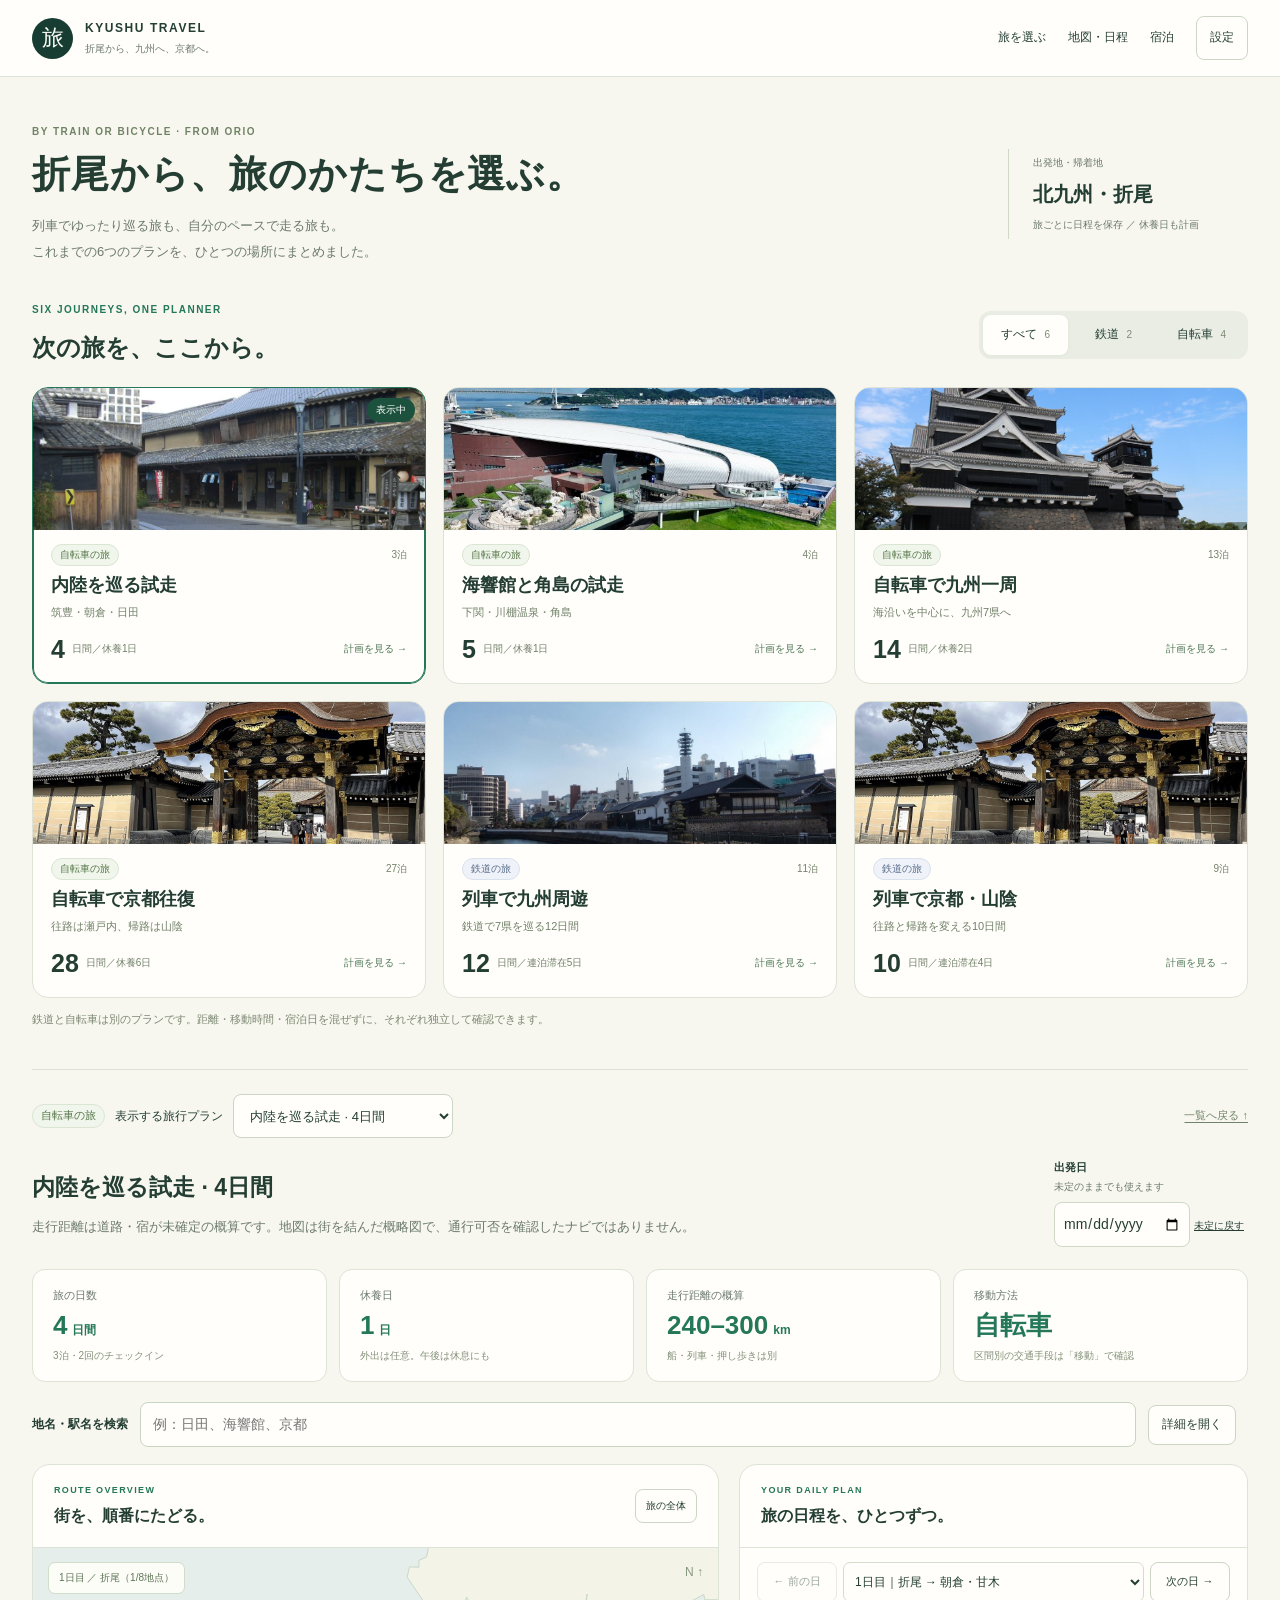
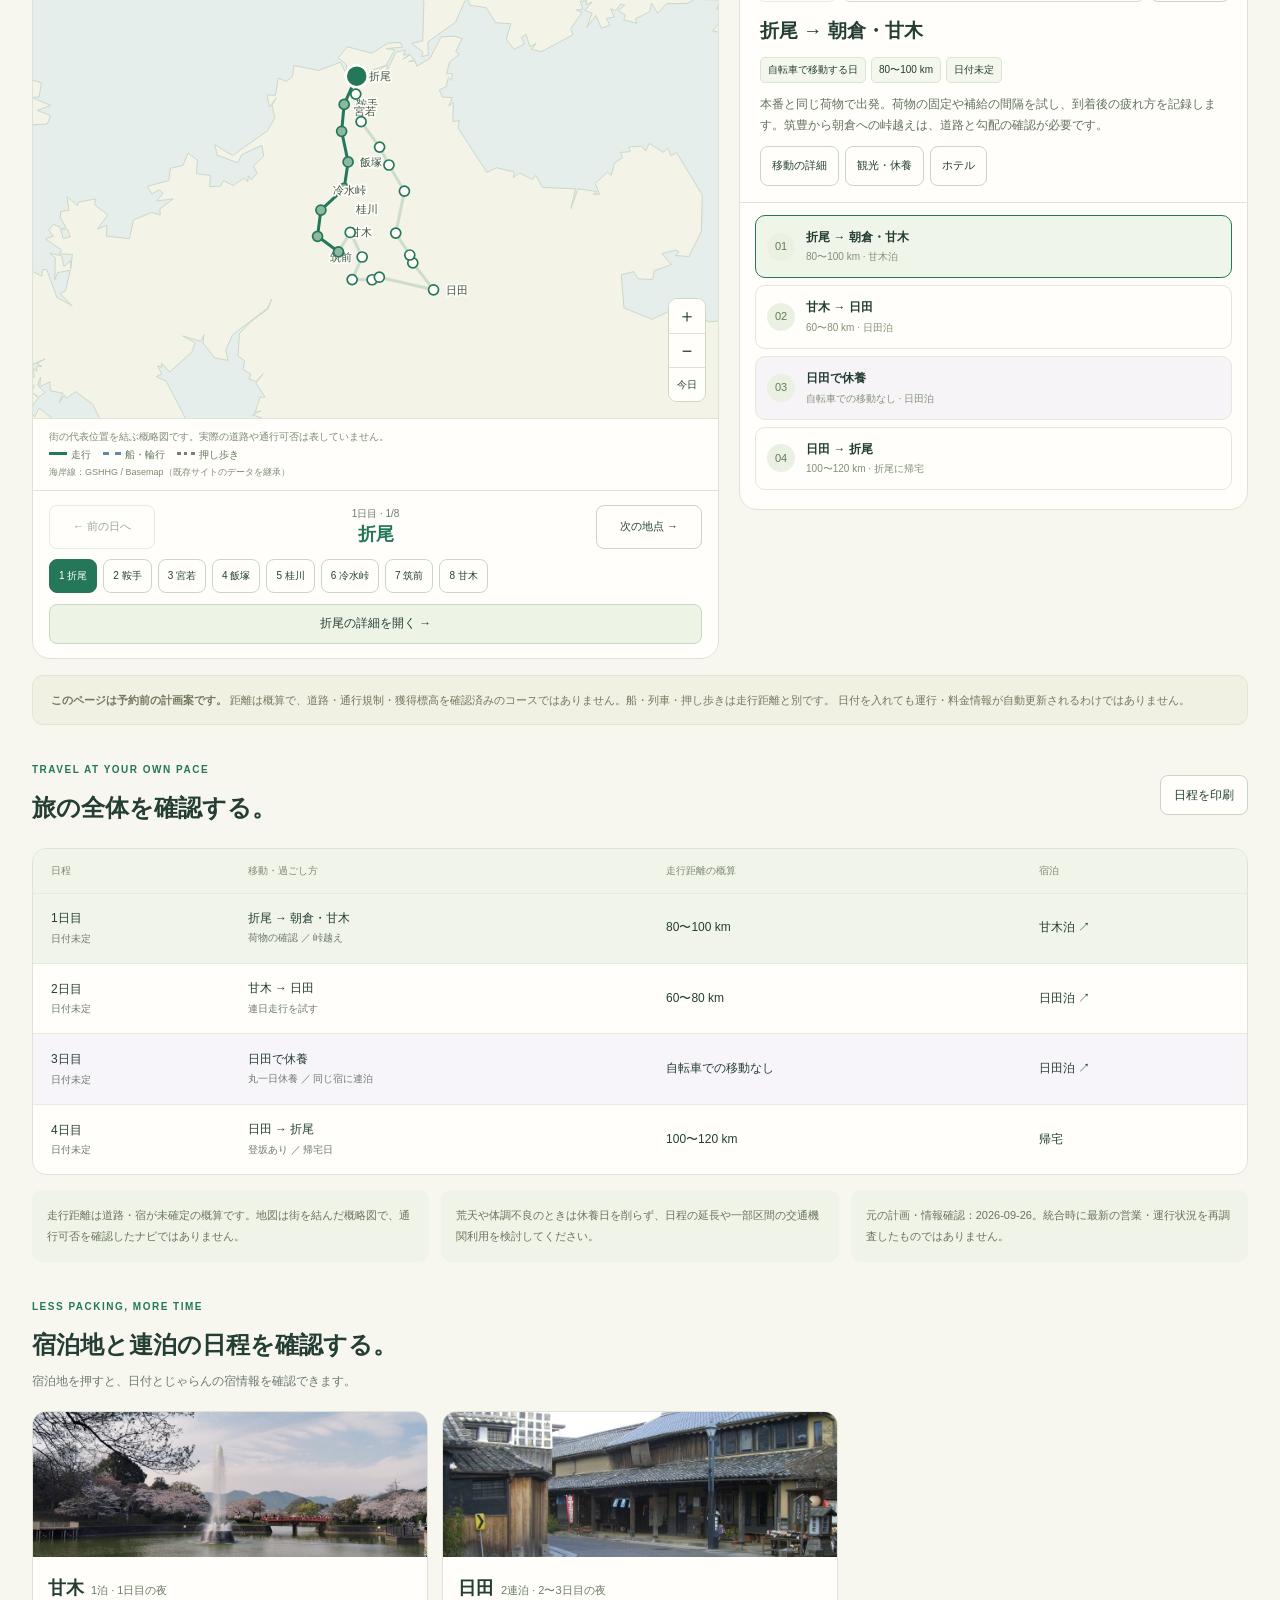
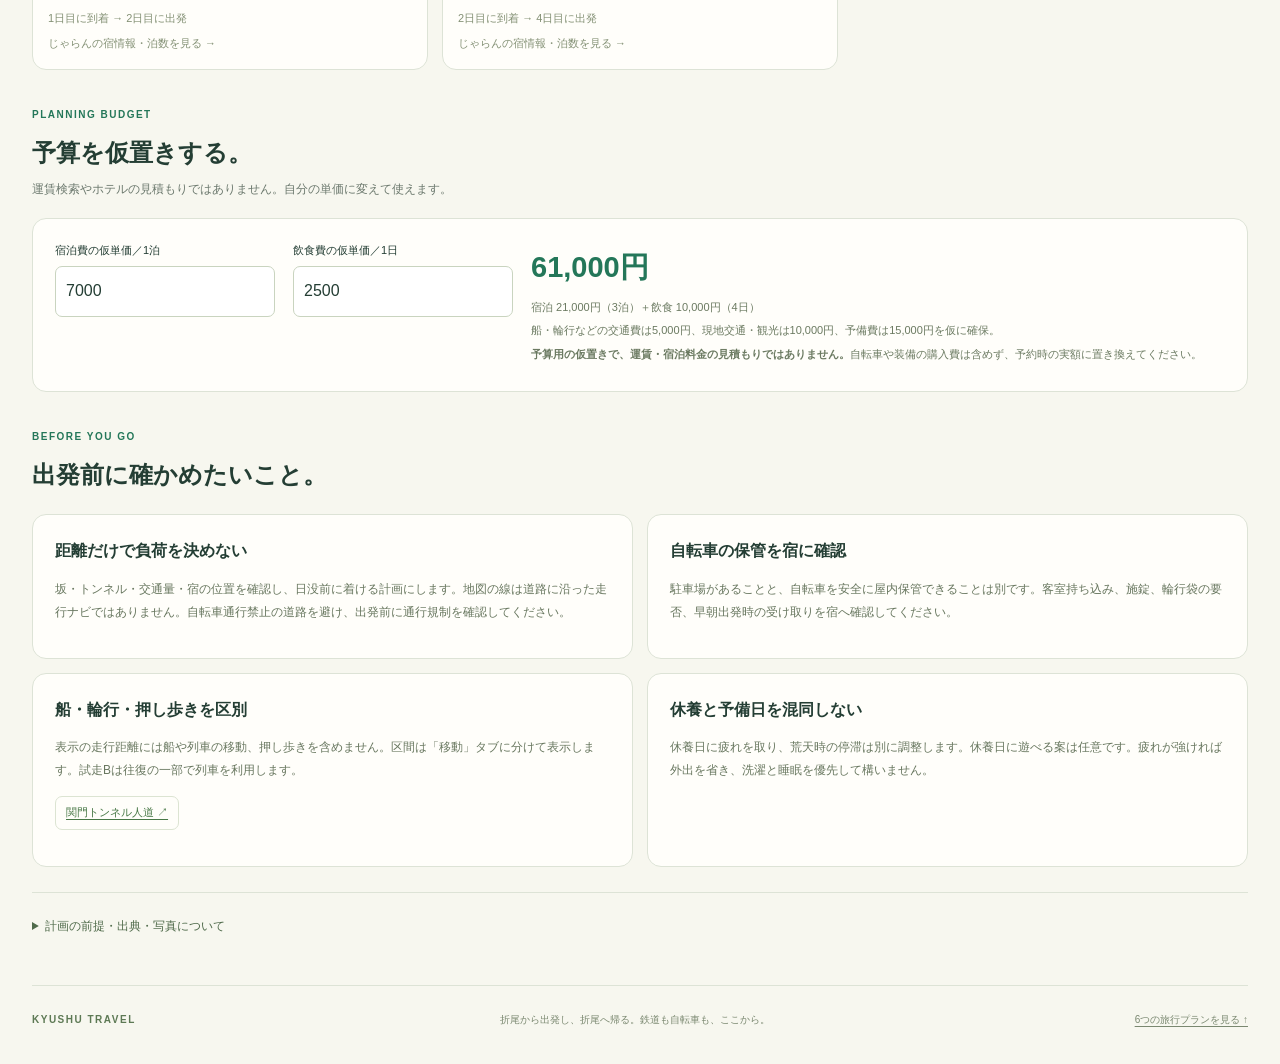
<file: index.html>
<!doctype html><html lang="ja"><head><meta charset="utf-8"><meta name="viewport" content="width=device-width,initial-scale=1"><meta name="theme-color" content="#173d32"><meta name="description" content="折尾発着の6つの旅行プラン。鉄道2プランと自転車4プランを同じ地図・日程・観光・宿泊・設定で確認できます。"><title>KYUSHU TRAVEL｜折尾発、鉄道と自転車の旅</title><link rel="stylesheet" href="assets/app.css?v=20261105"></head><body>
<a class="skip" href="#planner">旅の計画へ</a>
<header><div class="wrap header"><a href="#top" class="brand" aria-label="旅の一覧へ"><span class="train-symbol" aria-hidden="true">旅</span><span><strong>KYUSHU TRAVEL</strong><small>折尾から、九州へ、京都へ。</small></span></a><nav aria-label="メインメニュー"><a href="#trips">旅を選ぶ</a><a href="#planner">地図・日程</a><a href="#lodging">宿泊</a><button id="openSettings" aria-haspopup="dialog" aria-controls="settings">設定</button></nav></div></header>
<main class="wrap" id="top"><section class="hero"><div><p class="eyebrow">BY TRAIN OR BICYCLE · FROM ORIO</p><h1>折尾から、旅のかたちを選ぶ。</h1><p>列車でゆったり巡る旅も、自分のペースで走る旅も。<br>これまでの6つのプランを、ひとつの場所にまとめました。</p></div><div class="hero-note"><span>出発地・帰着地</span><strong>北九州・折尾</strong><small>旅ごとに日程を保存 ／ 休養日も計画</small></div></section>
<section id="trips"><div class="heading"><div><p class="eyebrow">SIX JOURNEYS, ONE PLANNER</p><h2>次の旅を、ここから。</h2></div><div class="trip-filter" role="group" aria-label="移動方法で絞り込む"><button data-filter="all" aria-pressed="true">すべて <small>6</small></button><button data-filter="rail" aria-pressed="false">鉄道 <small>2</small></button><button data-filter="bike" aria-pressed="false">自転車 <small>4</small></button></div></div><div id="tripCards" class="tripgrid"></div><p class="catalog-note" id="filterStatus" role="status">鉄道と自転車は別のプランです。距離・移動時間・宿泊日を混ぜずに、それぞれ独立して確認できます。</p></section>
<section id="planTop" class="plan-heading"><span id="modeBadge" class="mode-badge"></span><label for="tripSelect">表示する旅行プラン</label><select id="tripSelect"></select><a href="#trips">一覧へ戻る ↑</a></section>
<section class="intro"><div><h2 id="tripTitle"></h2><p id="tripIntro"></p></div><div class="datebox"><label for="departure">出発日 <span>未定のままでも使えます</span></label><input type="date" id="departure"><button id="clearDate" class="text-button">未定に戻す</button></div></section>
<div class="metrics" id="metrics"></div>
<form id="stationSearch" class="searchbar" role="search"><label for="stationQuery">地名・駅名を検索</label><input id="stationQuery" type="search" list="stationOptions" placeholder="例：日田、海響館、京都" aria-describedby="searchStatus" autocomplete="off"><datalist id="stationOptions"></datalist><button type="submit">詳細を開く</button><span id="searchStatus" role="status"></span></form>
<section class="workspace" id="planner" aria-label="地図と日程"><div class="mapcard"><div class="section-top"><div><p class="eyebrow">ROUTE OVERVIEW</p><h2>街を、順番にたどる。</h2></div><button id="fitRoute">旅の全体</button></div><div class="mapbox"><svg id="map" role="img" aria-label="選択した旅の概略ルート。地点を押すと詳細を開きます。" xmlns="http://www.w3.org/2000/svg"></svg><div class="mapcaption" id="mapCaption"></div><div class="map-tools"><button id="zoomIn" aria-label="地図を拡大">＋</button><button id="zoomOut" aria-label="地図を縮小">−</button><button id="fitDay" aria-label="この日のルート全体を表示">今日</button></div><span class="north" aria-hidden="true">N ↑</span></div><div class="mapfoot"><span id="mapFoot">地点の代表位置を結んだ概略図です。実際の道路・線路の形状や通行状況は表していません。</span><small>海岸線：GSHHG / Basemap（既存サイトのデータを継承）</small></div><div class="stationnav" id="stationNav"></div></div>
<aside class="daycard"><div class="section-top"><div><p class="eyebrow">YOUR DAILY PLAN</p><h2>旅の日程を、ひとつずつ。</h2></div></div><div class="daycontrols"><button id="prevDay" aria-label="前の日へ">← 前の日</button><select id="daySelect" aria-label="表示する日を選ぶ"></select><button id="nextDay" aria-label="次の日へ">次の日 →</button></div><div id="daySummary" class="daysummary"></div><div id="dayList" class="daylist" aria-label="日程一覧"></div></aside></section>
<p class="caution" id="planCaution"><strong>このページは予約前の計画案です。</strong> 出発時刻・運賃・空席は確定していません。所要時間は乗り換えを含めた移動の計画目安で、宿や観光地への移動は別です。運行情報を自動取得する機能はありません。</p>
<section id="schedule"><div class="heading"><div><p class="eyebrow">TRAVEL AT YOUR OWN PACE</p><h2>旅の全体を確認する。</h2></div><button id="printPlan">日程を印刷</button></div><div class="tablewrap"><table><caption class="sr-only">選択した旅の日程表</caption><thead><tr><th>日程</th><th>移動・過ごし方</th><th id="distanceColumn">移動の目安</th><th>宿泊</th></tr></thead><tbody id="scheduleRows"></tbody></table></div><div class="suggestions" id="suggestions"></div></section>
<section id="lodging"><div class="heading"><div><p class="eyebrow">LESS PACKING, MORE TIME</p><h2>宿泊地と連泊の日程を確認する。</h2><p>宿泊地を押すと、日付とじゃらんの宿情報を確認できます。</p></div></div><div id="stayCards" class="staygrid"></div></section>
<section id="budget"><div class="heading"><div><p class="eyebrow">PLANNING BUDGET</p><h2>予算を仮置きする。</h2><p>運賃検索やホテルの見積もりではありません。自分の単価に変えて使えます。</p></div></div><div class="budgetbox"><label>宿泊費の仮単価／1泊<input id="nightCost" type="number" min="0" step="500" value="7000" inputmode="numeric"></label><label>飲食費の仮単価／1日<input id="foodCost" type="number" min="0" step="500" value="2500" inputmode="numeric"></label><div id="budgetResult"></div></div></section>
<section id="guide"><div class="heading"><div><p class="eyebrow">BEFORE YOU GO</p><h2>出発前に確かめたいこと。</h2></div></div><div class="guides" id="preparation"></div></section>
<details class="sources"><summary>計画の前提・出典・写真について</summary><p>2026年11月5日にサイトを統合しました。旅の日程・距離・観光案内は既存のプランを継承し、新たな営業・運行状況の調査は行っていません。元の情報確認日は各プランの欄をご覧ください。料金、空席、通行規制、休館日などは訪問日に合わせて公式案内で再確認してください。</p><p>各プランは別々の旅行です。地図は概略図で、走行ナビでも列車の時刻表でもありません。写真の撮影場所・撮影者・ライセンスは「写真」タブに掲載しています。駅やホテルの写真とは限らず、撮影当時の風景です。</p><div id="sourceLinks"></div><p><a href="PHOTO-CREDITS.md">写真の出典一覧</a> ／ <a href="RAIL-PHOTO-CREDITS.md">鉄道プランの追加写真の出典</a></p></details>
<footer><strong>KYUSHU TRAVEL</strong><span>折尾から出発し、折尾へ帰る。鉄道も自転車も、ここから。</span><a href="#trips">6つの旅行プランを見る ↑</a></footer></main>
<dialog id="placeDialog" aria-labelledby="placeTitle"><div class="modalhead"><div><p id="placeKicker" class="eyebrow"></p><h2 id="placeTitle"></h2><p id="placeContext"></p></div><button class="close" data-close="placeDialog" aria-label="詳細を閉じる">×</button></div><div id="modalNav" class="modalnav"></div><details id="miniMapPanel"><summary>この日の地図（概略図）</summary><svg id="miniMap" xmlns="http://www.w3.org/2000/svg" role="img" aria-label="選択した日の経由地点と選択中の場所"></svg></details><div class="modaltabs" role="tablist" aria-label="地点の情報"><button role="tab" data-view="travel" aria-selected="true" aria-controls="modalBody">移動</button><button role="tab" data-view="visit" aria-selected="false" aria-controls="modalBody">観光・休養</button><button role="tab" data-view="hotel" aria-selected="false" aria-controls="modalBody">ホテル</button><button role="tab" data-view="photos" aria-selected="false" aria-controls="modalBody">写真</button></div><div id="modalBody" class="modalbody" role="tabpanel"></div><div class="modalfoot">表示設定はメインページの「設定」から変更できます。<button data-close="placeDialog">閉じる</button></div></dialog>
<dialog id="settings" aria-labelledby="settingsTitle"><div class="modalhead"><div><p class="eyebrow">DISPLAY PREFERENCES</p><h2 id="settingsTitle" tabindex="-1">サイト設定</h2><p>詳細画面の表示を、ここでまとめて調整します。</p></div><button class="close" data-close="settings" aria-label="保存せず設定を閉じる">×</button></div><div class="modalbody"><h3>詳細画面の大きさ</h3><p>幅と高さは画面に対する割合です。プレビューを見てから保存してください。</p><div class="presets"><button data-preset="standard">標準</button><button data-preset="wide">ゆったり</button><button data-preset="full">画面いっぱい</button></div><label class="range">幅 <output id="widthOut"></output><input id="setWidth" type="range" min="45" max="100" step="1"></label><label class="range">高さ <output id="heightOut"></output><input id="setHeight" type="range" min="50" max="100" step="1"></label><div class="preview"><div id="previewWindow">地名の詳細</div></div><p id="previewSize"></p><label class="field">説明文の文字<select id="setText"><option value="normal">標準</option><option value="large">大きめ</option></select></label><label class="check"><input id="setMotion" type="checkbox">画面の移動を控えめにする</label><p class="muted">設定と出発日はこのブラウザに保存します。保存できない環境では、このページを開いている間だけ適用します。設定の初期化で旅行の日付は消えません。</p><section class="backup-section"><h3>日付と保存した候補の引き継ぎ</h3><p>同じブラウザの旧サイトの保存情報は、初回起動時に読み込みます。表示設定や日付は端末間で自動同期しません。バックアップはこの端末に保存され、外部へ送信しません。読み込みを行うと、現在の日付・候補・表示設定を置き換えます。</p><button id="exportBackup" type="button">バックアップを保存</button><label class="import-label">バックアップを読み込む<input id="importBackup" type="file" accept="application/json,.json"></label><p id="backupStatus" role="status" aria-live="polite"></p></section></div><div class="modalfoot"><button id="resetSettings">表示設定を初期値に</button><button data-close="settings">キャンセル</button><button id="saveSettings" class="primary">変更を保存</button></div></dialog>
<div id="notice" role="status" aria-live="polite" class="toast"></div><noscript><p>地図と日程の切り替えにはJavaScriptを有効にしてください。</p></noscript>
<script src="assets/data.js?v=20261105"></script><script src="assets/photos/data.js?v=20261105"></script><script src="assets/app.js?v=20261105"></script></body></html>
</file>
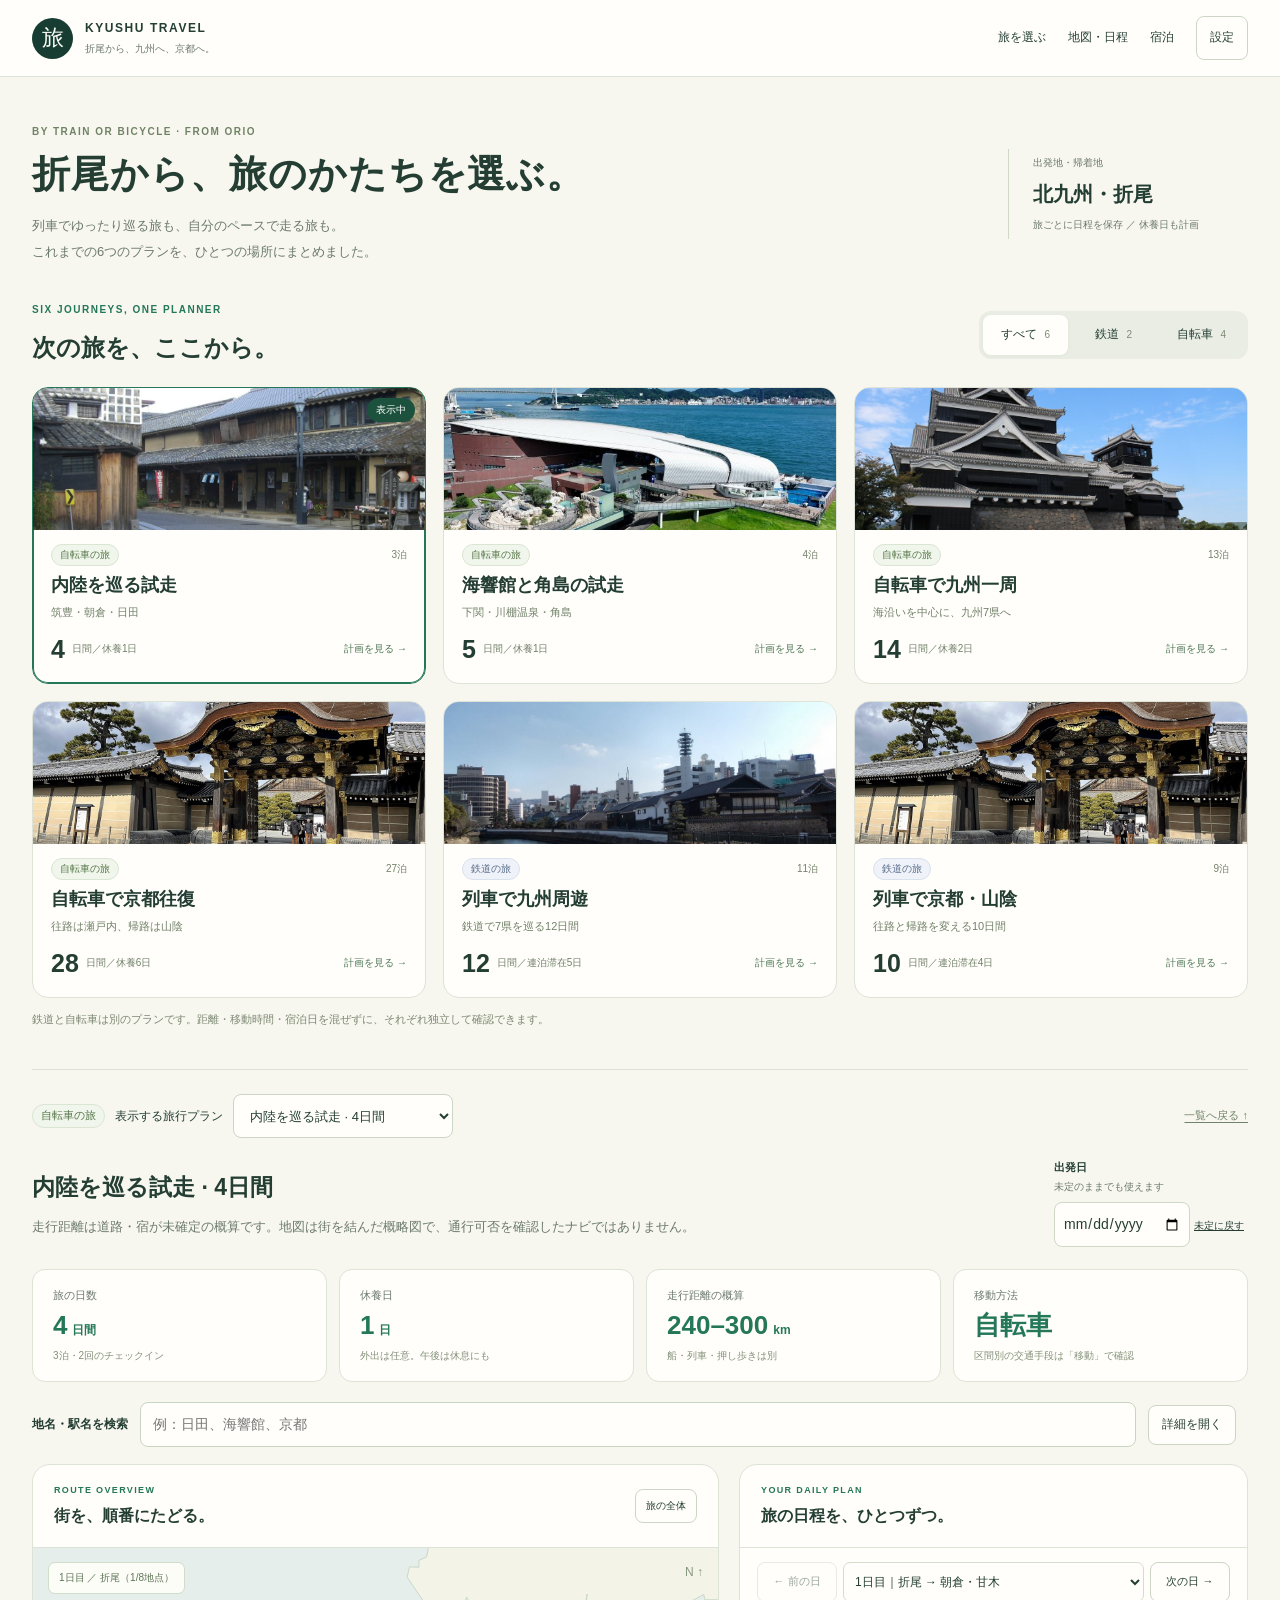
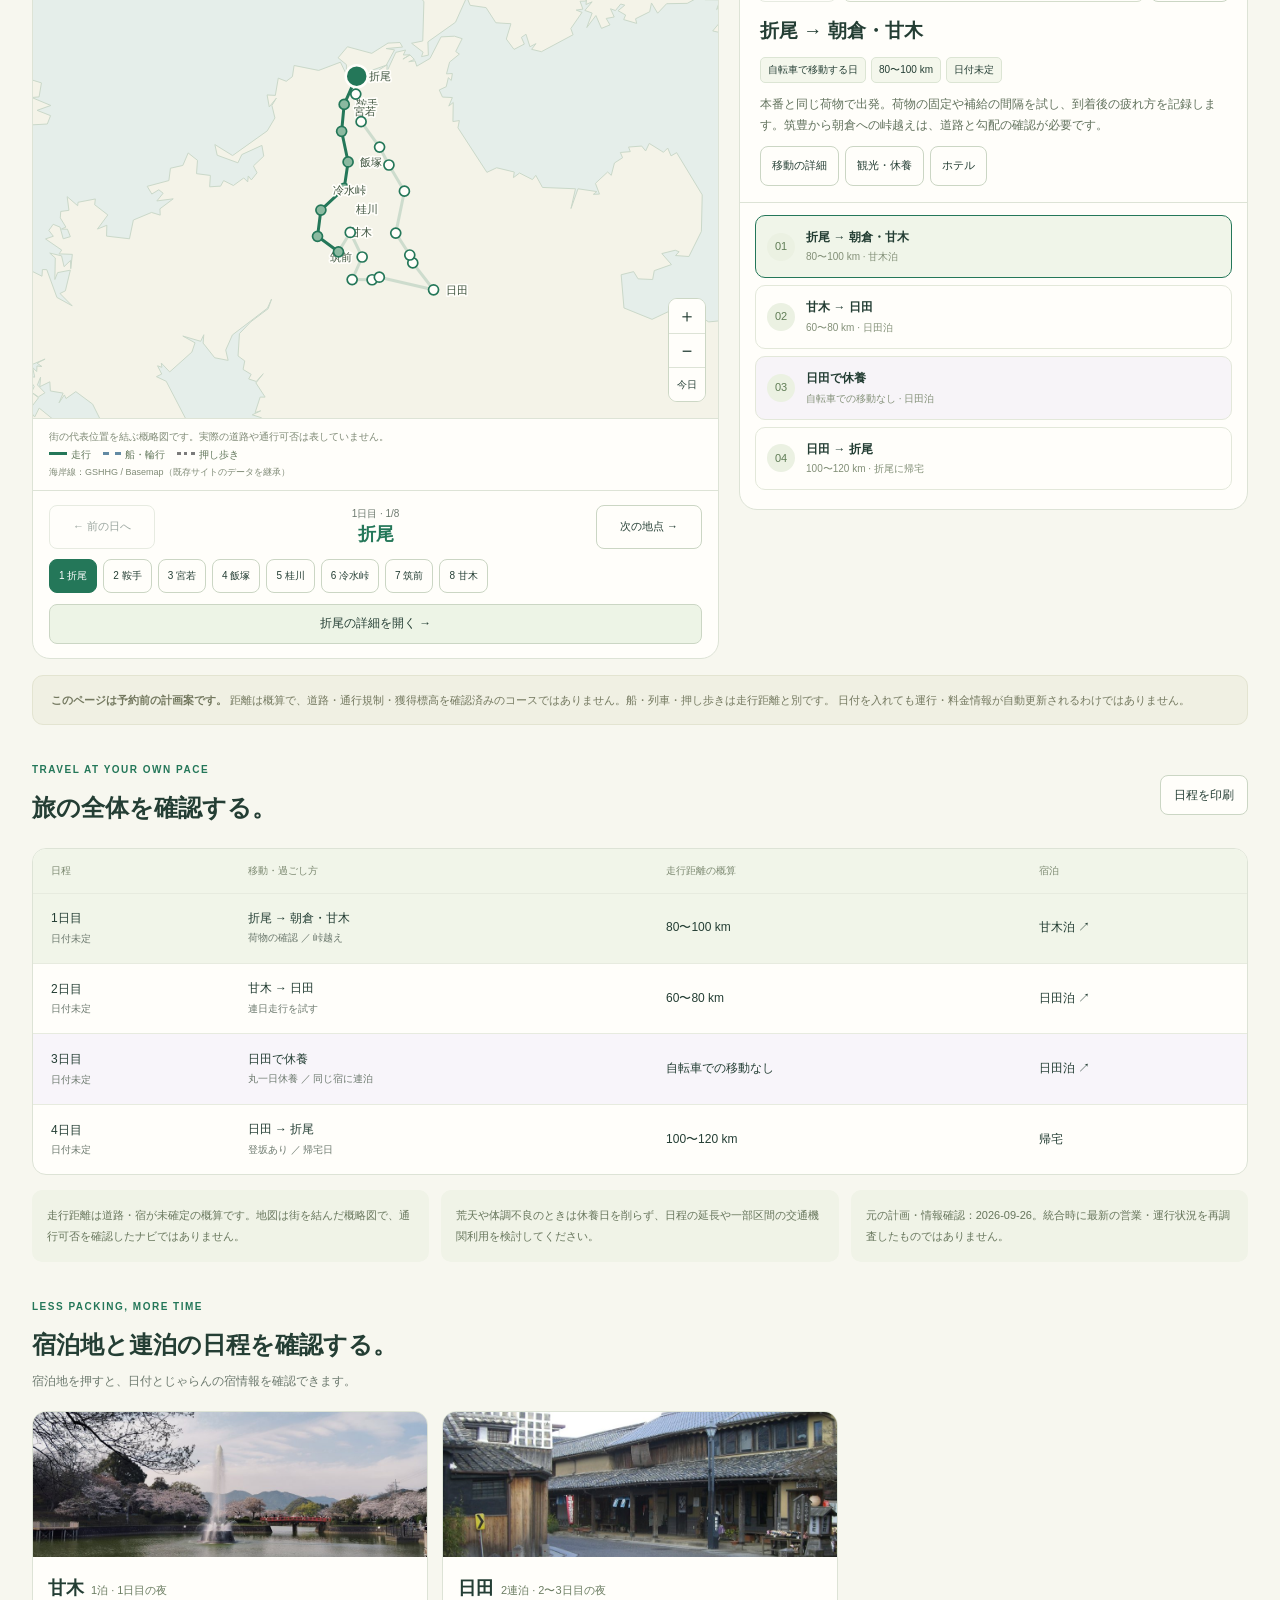
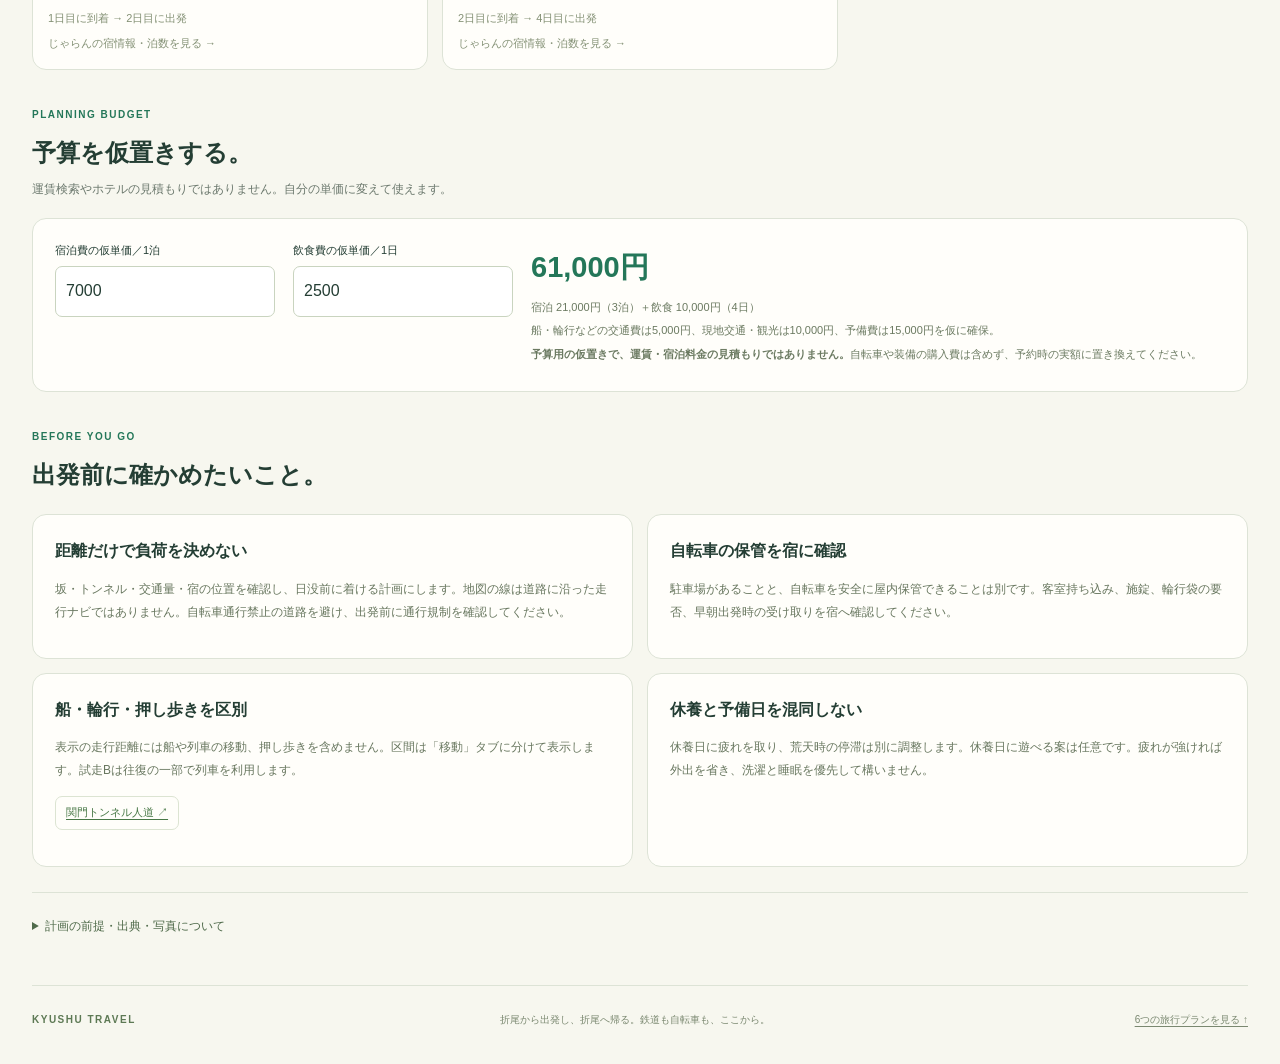
<file: cycling.html>
<!doctype html><html lang="ja"><meta charset="utf-8"><meta name="viewport" content="width=device-width"><title>旅のプランへ</title><meta http-equiv="refresh" content="0;url=./?trip=bike-small"><p><a href="./?trip=bike-small">統合した旅行プランを開く</a></p></html>
</file>
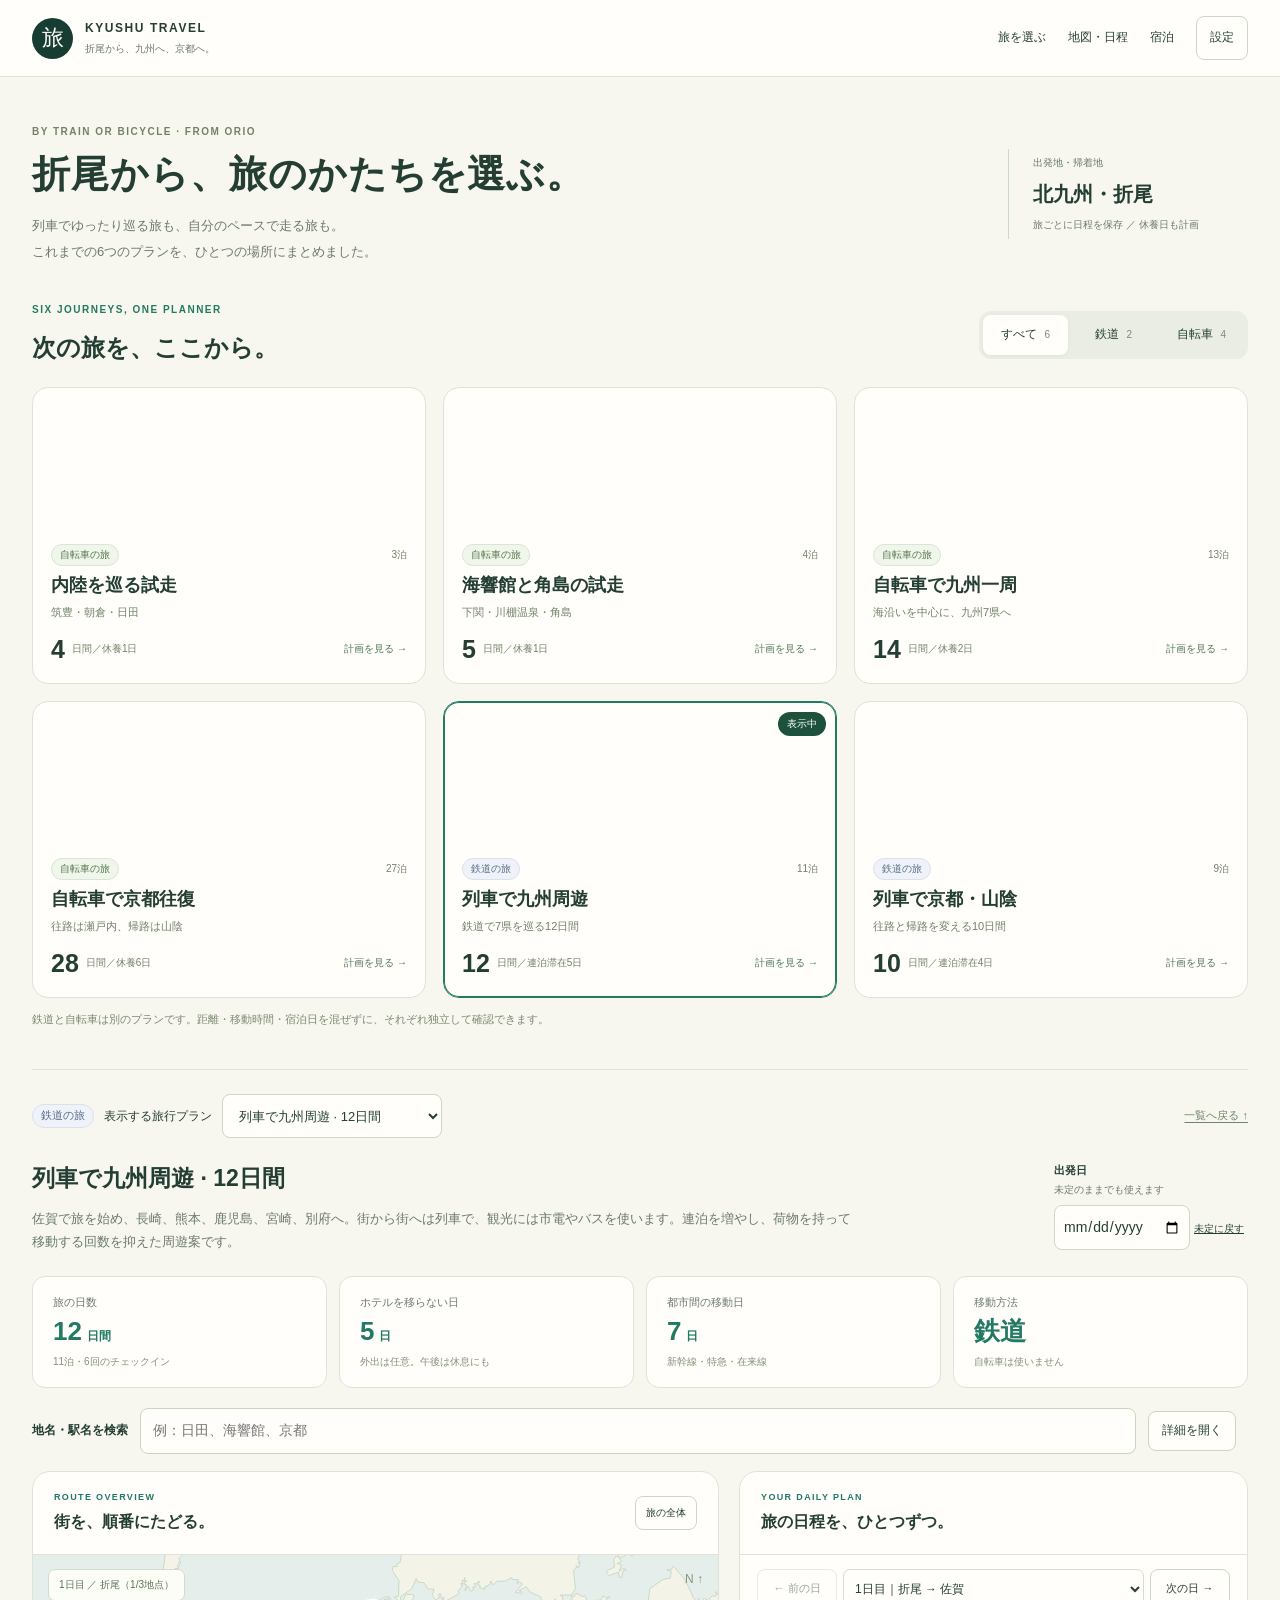
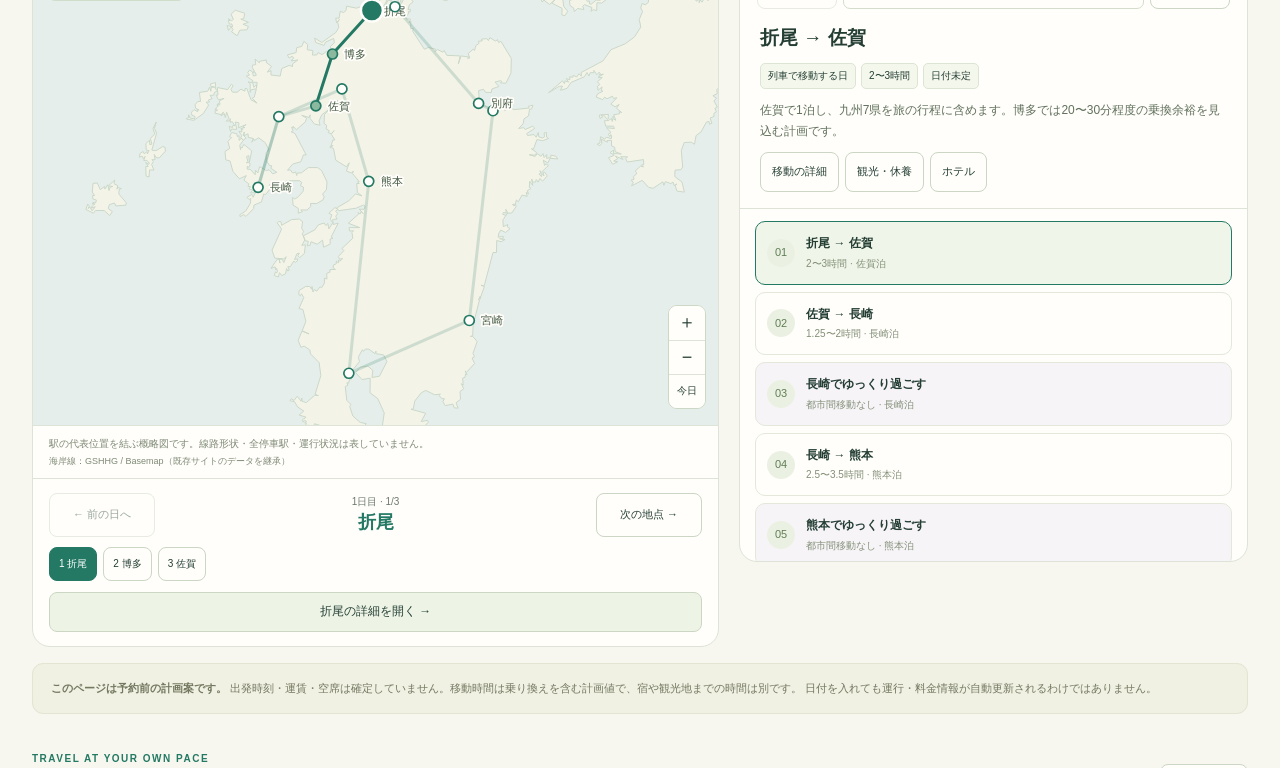
<file: rail.html>
<!doctype html><html lang="ja"><meta charset="utf-8"><meta name="viewport" content="width=device-width"><title>旅のプランへ</title><meta http-equiv="refresh" content="0;url=./?trip=rail-kyushu"><p><a href="./?trip=rail-kyushu">統合した旅行プランを開く</a></p></html>
</file>
<file: assets/app.css>
:root{--ink:#243e34;--muted:#6c796e;--green:#237964;--accent:#237964;--soft:#edf3e9;--paper:#f7f7ef;--white:#fffefa;--line:#dde3d6;--radius:18px;--body-size:14px}*{box-sizing:border-box}html{scroll-behavior:smooth;scroll-padding-top:90px}body{margin:0;font-family:-apple-system,BlinkMacSystemFont,"Hiragino Kaku Gothic ProN","Yu Gothic",Meiryo,sans-serif;color:var(--ink);background:var(--paper);font-size:14px;line-height:1.8}button,input,select{font:inherit;color:inherit}button,a,input,select{-webkit-tap-highlight-color:transparent}button{cursor:pointer;border:1px solid #cbd6c4;border-radius:8px;padding:8px 13px;background:var(--white);min-height:40px}button:hover{background:#e9f1e3}button:disabled{opacity:.45;cursor:default}a{color:inherit;text-underline-offset:3px}button:focus-visible,a:focus-visible,input:focus-visible,select:focus-visible{outline:3px solid #559c8a;outline-offset:3px}[hidden]{display:none!important}.wrap{width:min(1360px,calc(100% - 64px));margin:auto}header{position:sticky;top:0;background:#fffefaf5;z-index:10;border-bottom:1px solid var(--line)}.header{display:flex;justify-content:space-between;align-items:center;min-height:76px;gap:20px}.brand{display:flex;gap:12px;text-decoration:none;align-items:center;line-height:1.5}.brand strong{font-size:12px;letter-spacing:.13em;display:block}.brand small{font-size:10px;color:var(--muted)}.train-symbol{background:#173d32;color:#fffefa;font-size:27px;width:41px;height:41px;text-align:center;border-radius:12px}nav{display:flex;gap:22px;align-items:center}nav>a{text-decoration:none;font-size:12px}nav>button{font-size:12px;min-height:44px}.hero{padding:40px 0 26px;display:flex;justify-content:space-between;gap:24px;align-items:center}.eyebrow{color:var(--accent);font-size:10px;letter-spacing:.15em;font-weight:650;margin:0 0 7px}.hero h1{font-size:38px;margin:0 0 12px;line-height:1.4;letter-spacing:.025em}.hero p:not(.eyebrow){font-size:13px;color:var(--muted);margin:0}.hero-note{border-left:1px solid #cdd9c5;padding:5px 0 5px 24px;min-width:245px}.hero-note span,.hero-note small{display:block;font-size:10px;color:var(--muted)}.hero-note strong{font-size:20px;display:block;margin:4px 0}.mobile-break{display:none}.trip-tabs{display:flex;gap:6px;background:#e9ede3;border-radius:12px;padding:5px;width:fit-content;margin-bottom:24px}.trip-tabs button{border:0;background:transparent;padding:11px 20px;color:#66765f;display:flex;gap:9px;align-items:center;min-height:44px}.trip-tabs [aria-selected=true]{background:var(--white);box-shadow:0 2px 7px #193c2e0b;color:var(--ink)}.trip-tabs b{font-size:11px;font-weight:500}.dot{height:8px;width:8px;display:inline-block;border-radius:50%;background:#237964}.dot.purple{background:#785c99}.intro{display:flex;gap:30px;justify-content:space-between;align-items:center;margin:16px 0 22px}.intro>div:first-child{max-width:830px}.intro h2{font-size:23px;margin:0 0 7px}.intro p{font-size:13px;color:var(--muted);margin:0}.datebox{flex-shrink:0}.datebox label{display:block;font-size:11px;font-weight:600;margin-bottom:6px}.datebox label span{display:block;font-weight:400;font-size:10px;color:var(--muted)}input[type=date]{padding:8px;border:1px solid #cdd8c5;border-radius:8px;background:#fffefa;max-width:165px;min-height:40px}.text-button{border:0;background:transparent;min-height:35px;padding:3px 4px;font-size:10px;text-decoration:underline}.metrics{display:grid;grid-template-columns:repeat(4,1fr);gap:12px;margin-bottom:20px}.metric{background:var(--white);border:1px solid var(--line);border-radius:13px;padding:16px 20px}.metric span{display:block;font-size:11px;color:var(--muted)}.metric strong{font-size:26px;line-height:1.5;color:var(--accent)}.metric strong small{font-size:12px;margin-left:5px}.metric p{font-size:10px;color:#839079;margin:2px 0 0}.workspace{display:grid;grid-template-columns:minmax(0,1.35fr) minmax(330px,1fr);gap:20px;align-items:start;scroll-margin-top:100px}.mapcard,.daycard{border:1px solid var(--line);border-radius:var(--radius);background:var(--white);overflow:hidden}.section-top{padding:17px 21px;display:flex;justify-content:space-between;gap:14px;align-items:center;border-bottom:1px solid var(--line)}.section-top .eyebrow{font-size:9px;margin-bottom:3px}.section-top h2{font-size:16px;margin:0}.section-top button{font-size:10px;padding:6px 10px;min-height:34px;white-space:nowrap}.mapbox{height:470px;background:#e5eeea;position:relative;overflow:hidden}#map{width:100%;height:100%;display:block}.land{fill:#f4f3e8;stroke:#cad8c9;stroke-width:1;vector-effect:non-scaling-stroke}.railroute{fill:none;stroke:var(--accent);stroke-width:3;stroke-linecap:round;stroke-linejoin:round;vector-effect:non-scaling-stroke}.railroute.dim{opacity:.18}.maplabel{font-family:inherit;font-size:11px;fill:#415641;paint-order:stroke;stroke:#fffefa;stroke-width:3.5px;stroke-linejoin:round;cursor:pointer}.marker{cursor:pointer}.marker:focus{outline:none}.marker:focus circle{stroke:#132f22;stroke-width:3}.mapcaption{position:absolute;top:14px;left:15px;padding:6px 10px;border:1px solid #cfddca;border-radius:7px;background:#fffefaed;font-size:10px;color:#5c7456;pointer-events:none;max-width:80%}.north{position:absolute;right:15px;top:14px;font-size:12px;color:#87977e}.mapfoot{padding:9px 16px;font-size:10px;color:#7f8a76;border-top:1px solid var(--line)}.mapfoot small{display:block;font-size:9px}.stationnav{padding:14px 16px;border-top:1px solid var(--line)}.step-controls{display:grid;grid-template-columns:106px 1fr 106px;gap:8px;align-items:center}.step-controls button{font-size:11px;min-height:44px;padding:6px}.step-current{text-align:center;line-height:1.5}.step-current small{display:block;font-size:10px;color:var(--muted)}.step-current strong{font-size:18px;color:var(--accent)}.chips{display:flex;gap:6px;overflow:auto;padding:10px 0 3px;scrollbar-width:thin}.chips button{min-height:34px;white-space:nowrap;font-size:10px;padding:5px 9px}.chips button[aria-current=step]{background:var(--accent);color:white;border-color:var(--accent)}.station-detail{width:100%;margin-top:8px;font-size:12px;background:#edf4e6}.daycontrols{display:grid;grid-template-columns:80px 1fr 80px;gap:6px;padding:14px 17px}.daycontrols button{font-size:11px;padding:6px}.daycontrols select{min-width:0;border:1px solid #d4ddcb;border-radius:7px;background:#fffefa;font-size:12px;padding:7px}.daysummary{padding:0 20px 16px;border-bottom:1px solid var(--line)}.daysummary h3{margin:0 0 7px;font-size:19px;line-height:1.6}.daysummary p{font-size:12px;line-height:1.8;color:#61715c;margin:8px 0}.tag{display:inline-flex;gap:6px;padding:3px 7px;font-size:10px;border:1px solid #dce5d4;border-radius:5px;margin:3px 5px 3px 0;background:#f4f7ec}.tag.stay{background:#f1edf5;border-color:#e1d8e8;color:#776087}.summary-actions{display:flex;gap:6px;flex-wrap:wrap;margin-top:9px}.summary-actions button{font-size:11px;padding:6px 11px}.daylist{max-height:352px;overflow:auto;padding:12px 15px;scrollbar-width:thin}.daybutton{width:100%;display:flex;align-items:center;gap:11px;text-align:left;border:1px solid #e3e8da;border-radius:10px;margin-bottom:7px;padding:11px;font-size:12px;background:#fffefa}.daybutton[aria-current=step]{border-color:var(--accent);background:#f0f5e9}.daybutton.rest{background:#f7f4f8}.daybutton strong{font-size:12px}.daybutton small{display:block;font-size:10px;color:#839078}.daynum{flex-shrink:0;width:28px;height:28px;display:grid;place-items:center;border-radius:50%;background:#ebf1e2;color:#607d56;font-size:11px}.caution{background:#f0f0e3;border:1px solid #e3e4d1;color:#73785f;padding:14px 18px;margin:16px 0 35px;border-radius:11px;font-size:11px;line-height:1.9}.heading{display:flex;align-items:center;justify-content:space-between;gap:18px;margin:36px 0 18px}.heading h2{font-size:24px;margin:0}.heading p:not(.eyebrow){font-size:12px;color:var(--muted);margin:5px 0 0}.heading button{font-size:12px}.tablewrap{border:1px solid var(--line);border-radius:14px;overflow:auto;background:var(--white)}table{border-collapse:collapse;width:100%;text-align:left;min-width:580px;font-size:12px}th{font-size:10px;color:#7c8971;background:#f1f5e9;font-weight:500;padding:13px 18px}td{padding:14px 18px;border-top:1px solid #e7ebdf;vertical-align:middle}td small{font-size:10px;display:block;color:var(--muted)}td button{font-size:12px;text-align:left;border:0;padding:0;background:transparent;min-height:40px}tr.selected{background:#f1f5e9}tr.stayrow{background:#f8f5fa}.suggestions{display:grid;grid-template-columns:repeat(3,1fr);gap:12px;margin-top:15px}.suggestions p{margin:0;background:#f0f3e7;padding:15px;border-radius:10px;font-size:11px;color:#67765c;line-height:1.9}.staygrid{display:grid;grid-template-columns:repeat(3,1fr);gap:14px}.staycard{padding:0;overflow:hidden;border:1px solid var(--line);border-radius:14px;background:var(--white);text-align:left;display:block}.staycard img{width:100%;height:145px;object-fit:cover;display:block;background:#e5edde}.staycard div{padding:15px}.staycard strong{font-size:18px}.staycard span{font-size:11px;margin-left:7px;color:#6b7d62}.staycard p{margin:5px 0 0;font-size:11px;color:#839074}.budgetbox{background:var(--white);border:1px solid var(--line);border-radius:14px;padding:22px;display:grid;grid-template-columns:220px 220px 1fr;gap:18px;align-items:start}.budgetbox label{font-size:11px}.budgetbox input{width:100%;padding:10px;margin-top:5px;border:1px solid #c9d4bf;border-radius:7px;font-size:16px;min-height:44px}#budgetResult strong{font-size:29px;color:var(--accent)}#budgetResult p{font-size:11px;color:#6b7a61;margin:4px 0}.guides{display:grid;grid-template-columns:1fr 1fr;gap:14px}.guides article{padding:22px;border:1px solid var(--line);border-radius:14px;background:var(--white)}.guides h3{font-size:16px;margin:0 0 10px}.guides p{font-size:12px;color:#68775f;line-height:1.9}.guides a{font-size:11px;display:inline-block;margin-right:10px;color:#487846}.sources{margin:25px 0;padding:15px 0;border-top:1px solid var(--line);font-size:11px;color:var(--muted)}.sources summary{cursor:pointer;padding:8px 0;font-size:12px;color:#506b4b}.sources p{line-height:1.9}#sourceLinks{display:flex;gap:8px 20px;flex-wrap:wrap}footer{border-top:1px solid var(--line);display:flex;justify-content:space-between;gap:20px;padding:25px 0 35px;font-size:10px;color:#7a8870}footer strong{letter-spacing:.15em;color:#5d7954}dialog{position:fixed;inset:0;margin:auto;padding:0;border:1px solid #cfdac8;border-radius:20px;background:var(--white);color:var(--ink);box-shadow:0 20px 80px #152b2530;max-width:100vw;max-height:100dvh;overflow:hidden}dialog:not([open]){display:none}dialog[open]{display:flex;flex-direction:column}dialog::backdrop{background:#1e342b85;backdrop-filter:blur(2px)}#placeDialog{width:var(--dialog-w,94vw);height:var(--dialog-h,94dvh)}#settings{width:min(740px,calc(100vw - 24px));height:min(850px,calc(100dvh - 24px))}.modalhead{display:flex;justify-content:space-between;gap:20px;padding:20px 26px 14px;border-bottom:1px solid var(--line);flex-shrink:0;background:#f6f8ef}.modalhead h2{font-size:28px;line-height:1.5;margin:0}.modalhead p:not(.eyebrow){font-size:12px;color:var(--muted);margin:4px 0 0}.close{width:44px;height:44px;min-width:44px;border-radius:50%;padding:0;font-size:25px}.modalnav{padding:10px 25px;background:#fafbf5;display:flex;gap:8px;flex-shrink:0;align-items:center}.modalnav button{font-size:11px;min-height:36px}.modalnav span{font-size:11px;color:var(--muted);margin:0 auto}.modaltabs{padding:0 25px;display:flex;gap:20px;border-bottom:1px solid var(--line);flex-shrink:0}.modaltabs button{border:0;border-radius:0;border-bottom:3px solid transparent;font-size:13px;background:transparent;padding:12px 5px;min-height:44px}.modaltabs button[aria-selected=true]{border-bottom-color:var(--accent);color:var(--accent);font-weight:650}.modalbody{overflow:auto;overscroll-behavior:contain;min-height:0;padding:24px 28px;flex:1;font-size:var(--body-size);line-height:1.9;scrollbar-gutter:stable}.modalbody h3{font-size:19px;margin:0 0 13px}.modalbody h4{font-size:15px;margin:0 0 7px}.modalbody p{margin:8px 0 14px}.modalbody .muted{font-size:12px;color:var(--muted)}.modalfoot{padding:12px 25px;border-top:1px solid var(--line);background:#f7f9ef;font-size:11px;color:#718066;display:flex;align-items:center;gap:10px;justify-content:space-between;flex-shrink:0}.modalfoot button{font-size:12px}.modalfoot .primary{background:#173d32;color:white}.info{padding:15px 18px;border:1px solid #d8e2ce;border-radius:11px;background:#f1f6e9;margin-bottom:18px}.info.rest{background:#f5f0f8;border-color:#ded3e8}.info.warning{background:#fbf3e5;border-color:#e9dac1}.leg{display:grid;grid-template-columns:30px 1fr;gap:10px;padding:12px 0;border-bottom:1px solid #e7ecdf}.leg>span{height:26px;width:26px;border-radius:50%;background:#e4edde;color:#5d7957;text-align:center;font-size:11px}.leg p{margin:3px 0;font-size:13px;color:#65765d}.sourcelinks{display:flex;gap:8px;flex-wrap:wrap;margin:14px 0}.sourcelinks a{padding:6px 10px;border:1px solid #dce4d2;border-radius:7px;font-size:11px}.activity{border:1px solid var(--line);border-radius:12px;padding:19px;margin-bottom:16px}.activity .duration{color:var(--accent);font-weight:700;font-size:24px}.activity .duration small{font-size:12px;font-weight:400}.timeline{margin-top:17px}.timeline>div{display:grid;grid-template-columns:110px 1fr;gap:16px;border-top:1px solid #e2e7d8;padding:15px 0}.timeline time{font-size:12px;color:#77718b;font-weight:600}.timeline strong{font-size:14px}.timeline p{font-size:13px;color:#66765d;margin:4px 0}.variants{display:flex;gap:7px;flex-wrap:wrap;margin-bottom:18px}.variants button{font-size:12px}.variants button[aria-pressed=true]{background:#ebe5f1;border-color:#b9a6cf;color:#634d79}.hotel{padding:18px;border:1px solid var(--line);border-radius:11px;margin:12px 0}.hotel a{font-size:13px;color:#95633c}.hotel h4{font-size:17px}.gallery{display:grid;grid-template-columns:repeat(3,minmax(0,1fr));gap:15px}.gallery figure{margin:0;border:1px solid var(--line);border-radius:11px;overflow:hidden}.gallery img{width:100%;aspect-ratio:4/3;object-fit:cover;display:block;background:#e3ecdf}.gallery figcaption{padding:12px;font-size:10px;line-height:1.8;color:#76836c;overflow-wrap:anywhere}.gallery strong{font-size:13px;display:block;color:#3e5c39}.gallery small{display:block}.field{display:block;font-size:13px;margin:17px 0}.field select{display:block;margin-top:6px;padding:10px;width:100%;border:1px solid #cbd6c1;border-radius:7px;background:var(--white)}.range{display:grid;grid-template-columns:1fr auto;gap:7px;margin:16px 0;font-size:13px}.range input{width:100%;grid-column:1/-1;accent-color:#237964;height:27px}.range output{color:#5b7752}.presets{display:flex;gap:7px}.presets button{flex:1}.preview{position:relative;height:150px;background:#dfeadc;border:1px solid #b8cbb0;border-radius:8px;overflow:hidden}.preview>div{position:absolute;left:50%;top:50%;transform:translate(-50%,-50%);background:var(--white);border:1px solid #65835a;border-radius:5px;display:grid;place-items:center;font-size:12px;box-shadow:0 3px 15px #21432d15}.check{display:flex;align-items:center;gap:8px;font-size:13px}.check input{accent-color:#237964;width:18px;height:18px}.toast{position:fixed;bottom:20px;left:50%;transform:translateX(-50%);padding:12px 20px;border-radius:9px;background:#203f32;color:white;font-size:12px;z-index:30;opacity:0;pointer-events:none;max-width:90vw}.toast.visible{opacity:1}.sr-only{position:absolute;width:1px;height:1px;margin:-1px;overflow:hidden;clip:rect(0,0,0,0)}.skip{position:fixed;top:-80px;left:16px;background:#173d32;color:white;padding:12px 16px;z-index:100}.skip:focus{top:12px}html.reduced,html.reduced *{scroll-behavior:auto!important;transition:none!important;animation:none!important}@media(prefers-reduced-motion:reduce){html,*{scroll-behavior:auto!important;transition:none!important;animation:none!important}}
@media(max-width:1100px){.wrap{width:calc(100% - 40px)}.workspace{grid-template-columns:minmax(0,1.2fr) minmax(310px,1fr);gap:14px}.metric{padding:15px}.metric strong{font-size:23px}.budgetbox{grid-template-columns:1fr 1fr}#budgetResult{grid-column:1/-1}.mapbox{height:440px}.suggestions{grid-template-columns:1fr}.mapfoot{font-size:9px}}
@media(max-width:850px){.workspace{grid-template-columns:1fr}.mapbox{height:450px}.daylist{max-height:300px}.hero-note{display:none}.hero h1{font-size:32px}.intro{align-items:flex-start}.intro h2{font-size:21px}.datebox{max-width:170px}.header nav{gap:13px}.header nav>a{font-size:11px}.staygrid{grid-template-columns:repeat(2,1fr)}.gallery{grid-template-columns:repeat(2,1fr)}.metric strong{font-size:22px}.modalbody{padding:18px 22px}}
@media(max-width:600px){.wrap{width:calc(100% - 28px)}.header{min-height:66px;gap:10px}.brand{gap:8px}.brand strong{font-size:10px;letter-spacing:.07em}.brand small{font-size:9px}.train-symbol{width:34px;height:34px;font-size:24px}.header nav>a{display:none}.header nav>button{padding:7px 11px;min-height:44px}.hero{padding:28px 0 22px}.hero h1{font-size:30px;line-height:1.55}.hero p:not(.eyebrow){font-size:12px}.mobile-break{display:block}.hero .eyebrow{font-size:9px}.trip-tabs{width:100%;gap:3px;padding:4px;flex-wrap:wrap}.trip-tabs button{flex:1;gap:5px;padding:10px 6px;font-size:11px;justify-content:center}.trip-tabs b{font-size:10px}.trip-tabs .dot{width:6px;height:6px}.intro{display:block;margin:15px 0}.intro p{font-size:12px}.datebox{max-width:100%;display:flex;align-items:center;gap:10px;margin-top:15px}.datebox label{margin:0}.datebox label span{font-size:9px}.datebox input{max-width:147px}.datebox .text-button{font-size:9px}.metrics{grid-template-columns:repeat(2,1fr);gap:8px;margin-bottom:14px}.metric{padding:13px}.metric span{font-size:10px}.metric strong{font-size:23px}.metric p{font-size:9px}.workspace{gap:14px}.section-top{padding:14px}.section-top h2{font-size:14px}.mapbox{height:390px}.mapfoot{padding:9px 12px}.stationnav{padding:12px}.step-controls{grid-template-columns:90px 1fr 90px;gap:5px}.step-controls button{font-size:10px}.step-current strong{font-size:17px}.step-current small{font-size:9px}.daycontrols{grid-template-columns:74px 1fr 74px;padding:12px}.daysummary{padding:0 15px 14px}.daysummary h3{font-size:18px}.daysummary p{font-size:12px}.daylist{padding:11px;max-height:290px}.caution{padding:12px;font-size:10px;margin-bottom:28px}.heading{margin:28px 0 15px;gap:10px}.heading h2{font-size:21px}.heading .eyebrow{font-size:9px}.heading p:not(.eyebrow){font-size:11px}.heading button{font-size:10px;flex-shrink:0;padding:8px}.staygrid{gap:10px}.staycard img{height:120px}.staycard div{padding:12px}.staycard strong{font-size:16px}.staycard span{font-size:10px;display:block;margin-left:0}.staycard p{font-size:10px}.budgetbox{gap:12px;padding:15px}.budgetbox label{font-size:10px}.guides{grid-template-columns:1fr}.guides article{padding:18px}.sources{font-size:10px}footer{display:flex;flex-wrap:wrap;font-size:9px;padding-bottom:24px;gap:10px}.modalhead{padding:14px 16px;gap:10px}.modalhead h2{font-size:24px}.modalhead p:not(.eyebrow){font-size:10px}.modalhead .eyebrow{font-size:9px}.modalnav{padding:8px 12px;gap:5px}.modalnav button{font-size:10px;padding:5px;min-height:36px}.modalnav span{font-size:9px}.modaltabs{gap:4px;padding:0 12px;justify-content:space-between}.modaltabs button{font-size:11px;padding:10px 4px}.modalbody{padding:16px}.modalbody h3{font-size:18px}.modalbody .muted{font-size:11px}.modalfoot{padding:9px 14px;font-size:9px;gap:6px}.modalfoot button{font-size:10px;padding:7px 9px}.gallery{gap:10px}.gallery figcaption{font-size:9px;padding:9px}.gallery strong{font-size:12px}.timeline>div{grid-template-columns:90px 1fr;gap:10px}.timeline time{font-size:10px}.timeline strong{font-size:13px}.timeline p{font-size:12px}.variants button{font-size:11px;padding:6px 9px}#settings .modalfoot{flex-wrap:wrap;justify-content:flex-end}#settings .modalfoot button:first-child{margin-right:auto}.activity{padding:15px}.mapcaption{font-size:9px;top:10px;left:10px}}
@media(max-height:600px){.modalhead{padding:8px 15px}.modalhead p{display:none}.modalhead h2{font-size:21px}.modalnav{padding:5px 12px}.modaltabs button{padding:7px 4px;min-height:36px}.modalfoot{padding:6px 12px}.modalhead .close{width:36px;height:36px;min-width:36px;min-height:36px}.preview{display:none}header{position:relative}}
@media print{body{background:white;font-size:10pt}.wrap{width:100%}header,.trip-tabs,.datebox,.stationnav,.daycard,.mapfoot,.caution,.suggestions,#lodging,#budget,#guide,.sources,footer,dialog,.toast,.skip,.heading button{display:none!important}.hero{padding:0 0 12px}.hero h1{font-size:24pt}.metrics{gap:6px}.metric{padding:8px}.workspace{display:block}.mapbox{height:340px}.mapcard{break-inside:avoid}.tablewrap{overflow:visible}table{min-width:0;font-size:9pt}td,th{padding:8px}tr{break-inside:avoid}thead{display:table-header-group}.heading{margin-top:16px}.intro{margin:10px 0}.hero-note{display:none}*{print-color-adjust:exact;-webkit-print-color-adjust:exact}}

.searchbar{display:flex;align-items:center;gap:12px;margin:0 0 17px;flex-wrap:wrap}.searchbar label{font-size:12px;font-weight:650}.searchbar input{flex:1;min-width:130px;border:1px solid #c8d5c0;background:#fffefa;padding:9px 12px;border-radius:8px;font:inherit;min-height:44px}.searchbar span{font-size:11px;color:#984c3d}.searchbar button{font-size:12px}#miniMapPanel{padding:0 25px;background:#f4f7ee;flex-shrink:0}#miniMapPanel summary{cursor:pointer;font-size:11px;padding:6px 0}#miniMap{display:block;width:100%;height:105px;background:#e5eeea;border-radius:8px;margin-bottom:8px}@media(max-width:600px){.searchbar{gap:7px}.searchbar label{width:100%}.searchbar input{font-size:16px}#miniMapPanel{padding:0 13px}#miniMap{height:85px}.header{flex-wrap:wrap;padding:10px 0 0}.header nav{flex-wrap:wrap;gap:13px;margin-left:auto}.header nav>a{display:block;font-size:10px}.header nav>button{min-height:40px}.header .brand{margin-right:auto}.header{padding-bottom:8px}}@media(max-height:500px){#miniMapPanel{display:none}}@media print{.searchbar{display:none}}
/* Unified navigation and components for all six independent journeys. */
html{scroll-padding-top:100px}.train-symbol{border-radius:50%;font-family:serif;font-size:22px;display:grid;place-items:center;line-height:1}.hero{padding-top:46px;padding-bottom:28px}.hero h1{font-size:38px}.hero p:not(.eyebrow){line-height:2}.hero .eyebrow{color:#718366}.hero-note{min-width:240px}#trips{margin-bottom:40px}#trips .heading{margin:8px 0 18px}.trip-filter{display:flex;gap:3px;background:#e9ede3;padding:4px;border-radius:12px}.trip-filter button{border:0;background:transparent;min-width:85px;font-size:12px}.trip-filter small{font-size:10px;color:#7e8a75;margin-left:4px}.trip-filter [aria-pressed=true]{background:#fffefa;box-shadow:0 1px 4px #1e34240a}.tripgrid{display:grid;grid-template-columns:repeat(3,minmax(0,1fr));gap:17px}.tripcard{position:relative;padding:0;text-align:left;overflow:hidden;border:1px solid #dde3d6;border-radius:16px;background:#fffefa;transition:border-color .15s,box-shadow .15s;min-width:0}.tripcard:hover{background:#fffefa;border-color:#94b09a;box-shadow:0 5px 18px #153e2f0d}.tripcard[aria-current=true]{border-color:var(--accent);box-shadow:inset 0 0 0 1px var(--accent)}.tripcard>img{display:block;width:100%;height:142px;object-fit:cover}.tripcard-body{padding:14px 18px 16px}.tripcard-top{display:flex;align-items:center;justify-content:space-between;font-size:10px;color:#74816b}.mode-badge{display:inline-flex;align-items:center;font-size:10px;font-weight:500;color:#557546;border-radius:20px;border:1px solid #dae5d3;background:#f0f6ec;padding:1px 8px}.mode-badge.rail{color:#586c8b;background:#eff2f8;border-color:#d9e1ed}.tripcard h3{font-size:18px;line-height:1.6;margin:5px 0 3px}.tripcard-sub{color:#718169;font-size:11px;margin:0}.tripcard-meta{display:flex;align-items:center;gap:7px;margin-top:9px}.tripcard-meta strong{font-size:25px;line-height:1.4}.tripcard-meta span{color:#718169;font-size:10px}.tripcard-meta em{font-style:normal;font-size:10px;color:#4f7755;margin-left:auto}.tripcard-selected{position:absolute;right:10px;top:10px;padding:3px 9px;border-radius:20px;background:#1c513d;color:white;font-size:10px}.catalog-note{font-size:11px;color:#7c8772;margin:12px 0 0}.plan-heading{border-top:1px solid #dce3d5;padding-top:24px;display:flex;gap:10px;align-items:center;flex-wrap:wrap}.plan-heading label{font-size:12px}.plan-heading select{font:inherit;font-size:13px;min-height:44px;max-width:100%;border:1px solid #cbd6c4;border-radius:8px;background:#fffefa;padding:8px 12px;min-width:220px}.plan-heading>a{font-size:11px;margin-left:auto;color:#71836a}.plan-heading .mode-badge{font-size:11px}.intro{margin-top:20px}.mapbox{touch-action:none}.mapbox svg{cursor:grab}.mapbox svg.dragging{cursor:grabbing}.map-tools{position:absolute;right:12px;bottom:16px;display:grid;border:1px solid #ccd7c5;background:#fffefa;border-radius:9px;overflow:hidden}.map-tools button{min-height:34px;width:36px;border:0;border-radius:0;font-size:18px;padding:0}.map-tools button:last-child{font-size:10px}.map-tools button+button{border-top:1px solid #dde3d6}.maplegend{display:flex;gap:12px;font-size:10px;color:#62775b;flex-wrap:wrap}.maplegend i{display:inline-block;width:18px;border-top:3px solid var(--accent);margin-right:4px;vertical-align:3px}.maplegend i.ship{border-top-style:dashed;border-color:#628aa3}.maplegend i.walk{border-top-style:dotted;border-color:#7b7b7b}.cycle-transfer{stroke:#6b90a2;stroke-dasharray:5 4}.cycle-walk{stroke:#777;stroke-dasharray:2 3}.caution{line-height:1.9}.detail-source{font-size:11px;color:#76836b}.modalbody .saved-button{font-size:11px;min-height:38px}.activity .activity-top{display:flex;justify-content:space-between;gap:10px;align-items:center}.chips button[aria-current=step]{color:white}.rest-summary{display:flex;gap:7px;flex-wrap:wrap;margin:10px 0}.rest-summary span{padding:4px 8px;border-radius:6px;background:#efedf4;color:#776782;font-size:11px}.rest-tabs{display:flex;gap:8px;flex-wrap:wrap;margin:10px 0}.rest-tabs button{font-size:12px}.info ul{padding-left:20px}.backup-section{border-top:1px solid #dde3d6;margin-top:25px;padding-top:16px}.backup-section p{font-size:12px;color:#65755f}.import-label{display:inline-block;border:1px solid #cbd6c4;padding:8px 12px;border-radius:8px;font-size:12px;cursor:pointer}.import-label input{display:block;max-width:100%;font-size:11px;margin-top:6px}.gallery figcaption strong{overflow-wrap:anywhere}#placeDialog{container-type:inline-size}#settings .modalbody>p{font-size:13px}.print-trip-title{display:none}header nav a{min-height:44px;display:flex;align-items:center}#notice{z-index:100} .sourcelinks{overflow-wrap:anywhere}
@media(max-width:1000px){.tripgrid{grid-template-columns:repeat(2,minmax(0,1fr))}.hero h1{font-size:30px}.hero-note{min-width:195px}}
@media(max-width:680px){html{scroll-padding-top:115px}.header{min-height:68px;gap:8px;flex-wrap:wrap;padding:9px 0}header nav{gap:10px;flex-wrap:wrap}header nav a{font-size:10px}header nav button{font-size:11px;padding:7px 12px}.brand strong{font-size:10px}.brand small{font-size:9px}.train-symbol{width:35px;height:35px}.hero{padding-top:26px;padding-bottom:16px}.hero h1{font-size:26px}.hero p:not(.eyebrow){font-size:12px}.tripgrid{gap:12px}.tripcard>img{height:105px}.tripcard-body{padding:10px 12px}.tripcard h3{font-size:15px}.tripcard-sub{font-size:10px;line-height:1.7}.tripcard-meta strong{font-size:22px}.tripcard-meta em{display:none}.tripcard-meta{gap:5px}.tripcard-top{font-size:9px}.tripcard .mode-badge{font-size:9px;padding:1px 6px}.tripcard-selected{font-size:9px;padding:2px 7px}.trip-filter{width:100%;justify-content:space-between}.trip-filter button{flex:1;min-width:0}#trips .heading{display:block}#trips .heading h2{font-size:24px;margin-bottom:14px}.catalog-note{font-size:10px}.plan-heading{gap:8px;padding-top:19px}.plan-heading select{min-width:0;width:100%;order:3}.plan-heading>a{font-size:10px}.plan-heading label{font-size:11px}.intro h2{font-size:21px}#trips{margin-bottom:25px}.step-current strong{font-size:17px}.backup-section button{font-size:11px}.map-tools{right:9px;bottom:12px}}
@media(max-width:390px){.tripgrid{grid-template-columns:1fr}.tripcard{display:grid;grid-template-columns:115px 1fr}.tripcard>img{height:100%;min-height:154px;width:115px}.tripcard-body{padding:12px}.tripcard-selected{top:6px;left:6px;right:auto}.header nav{width:100%;justify-content:space-between}.brand{gap:9px}.hero h1{font-size:25px}.modalnav button{font-size:10px;padding:5px 6px}.step-current{min-width:0}}
@media print{#trips,.hero,.plan-heading,.backup-section,.map-tools,#stationSearch,#suggestions{display:none!important}.print-trip-title{display:block}header{position:static}.wrap{width:100%}.metrics{grid-template-columns:repeat(4,1fr)}}
@media screen {#placeDialog.compact #placeContext{display:none}#placeDialog.compact .modalhead{padding-top:10px;padding-bottom:10px}#placeDialog.compact #miniMapPanel:not([open]){padding-top:2px;padding-bottom:2px}#placeDialog.tiny #miniMapPanel{display:none}#placeDialog.tiny .modalhead .eyebrow{display:none}#placeDialog.tiny .modalhead h2{font-size:22px}#placeDialog.tiny .modalnav button{min-height:32px;padding:4px 6px}#placeDialog.tiny .modaltabs button{min-height:34px;padding:5px 8px}#placeDialog.tiny .modalfoot{padding-top:5px;padding-bottom:5px}.modalbody,.settingsbody{min-height:0}.maplabel{pointer-events:none}.marker{touch-action:manipulation}.sourcelinks a{overflow-wrap:anywhere}}
</file>
